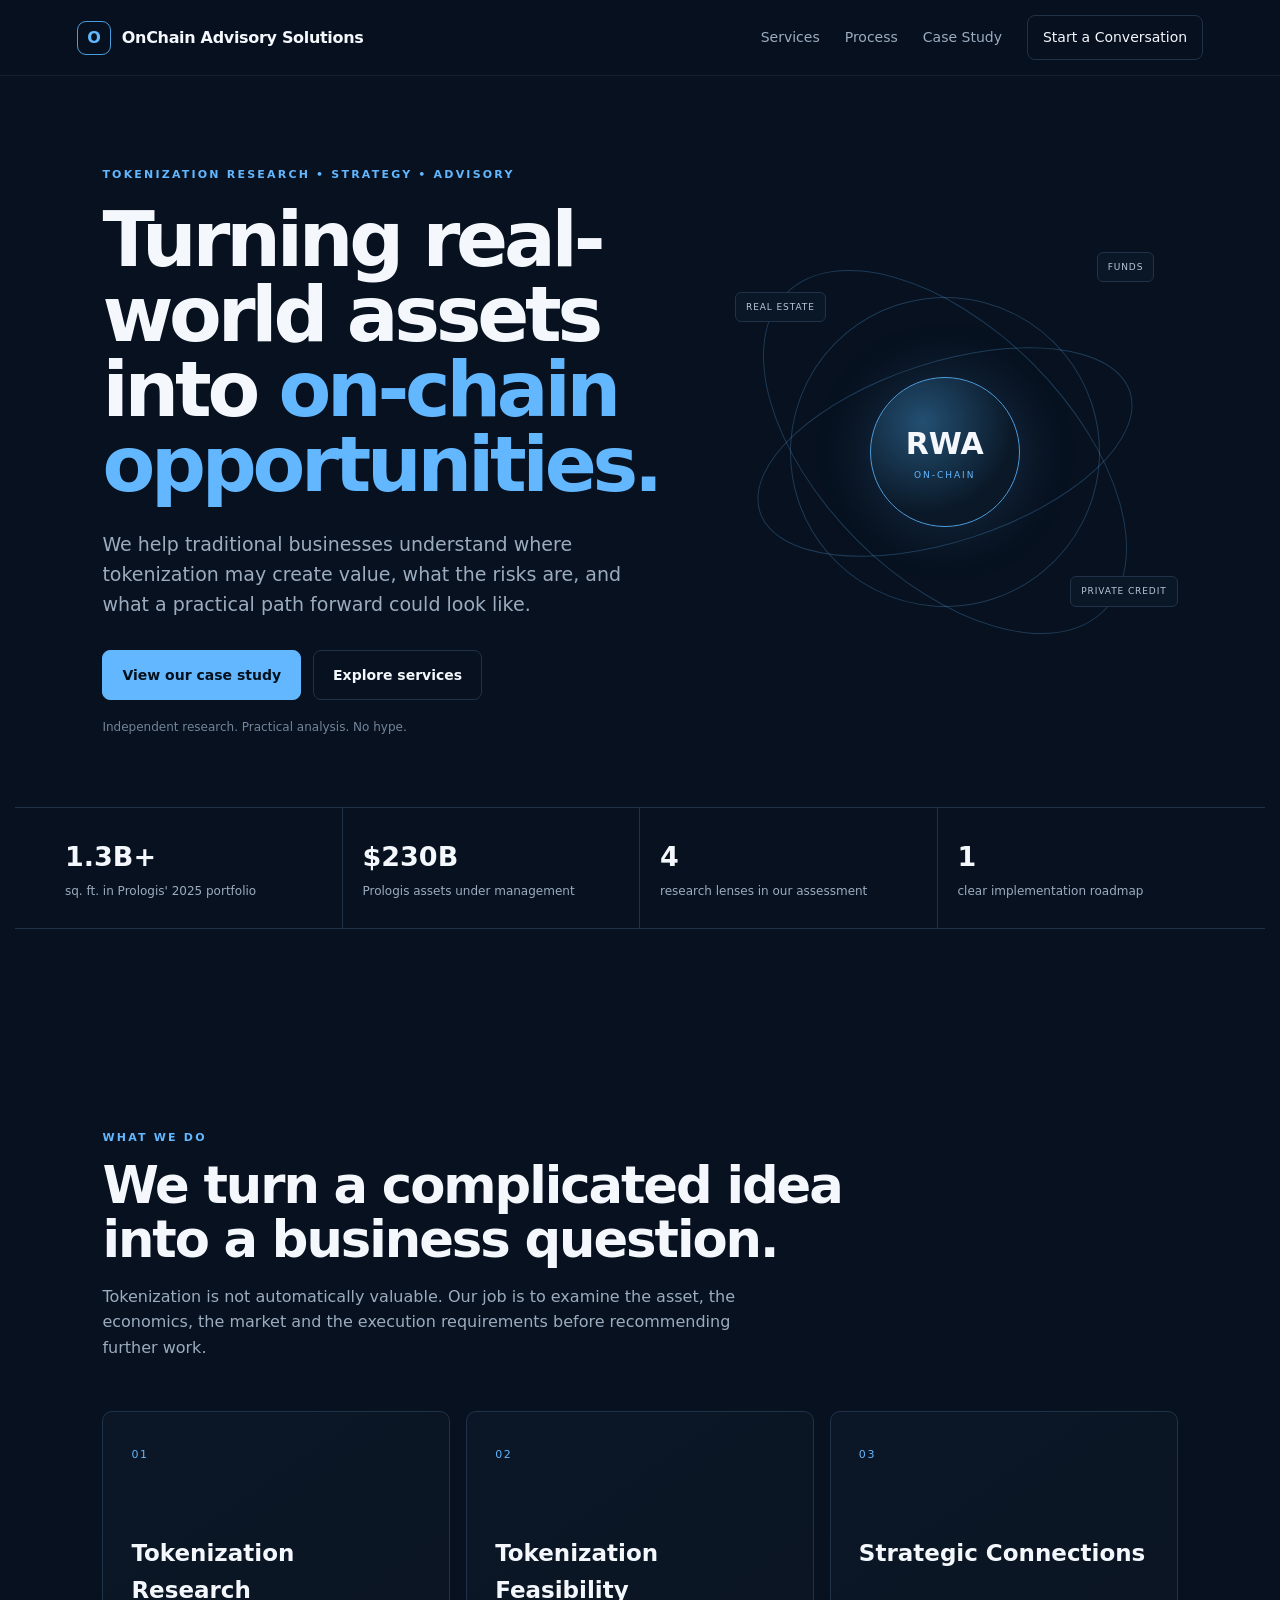
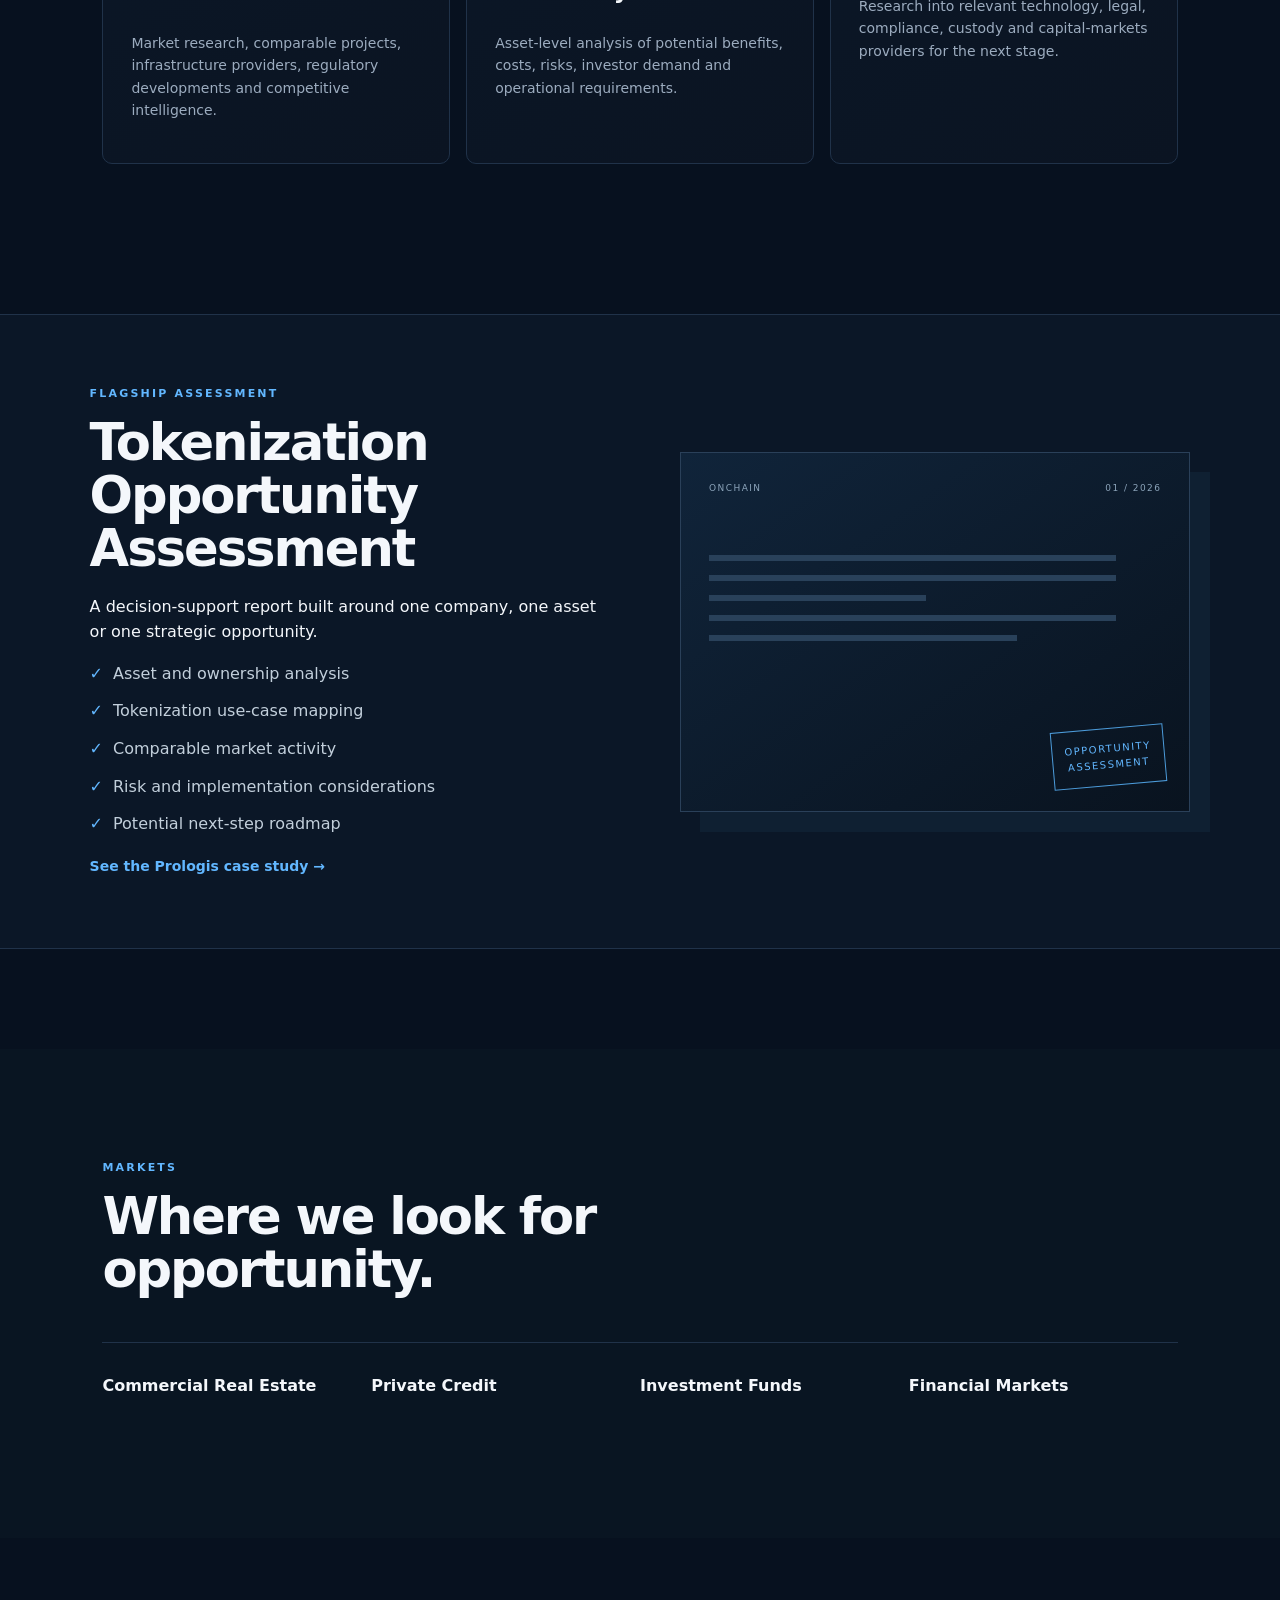
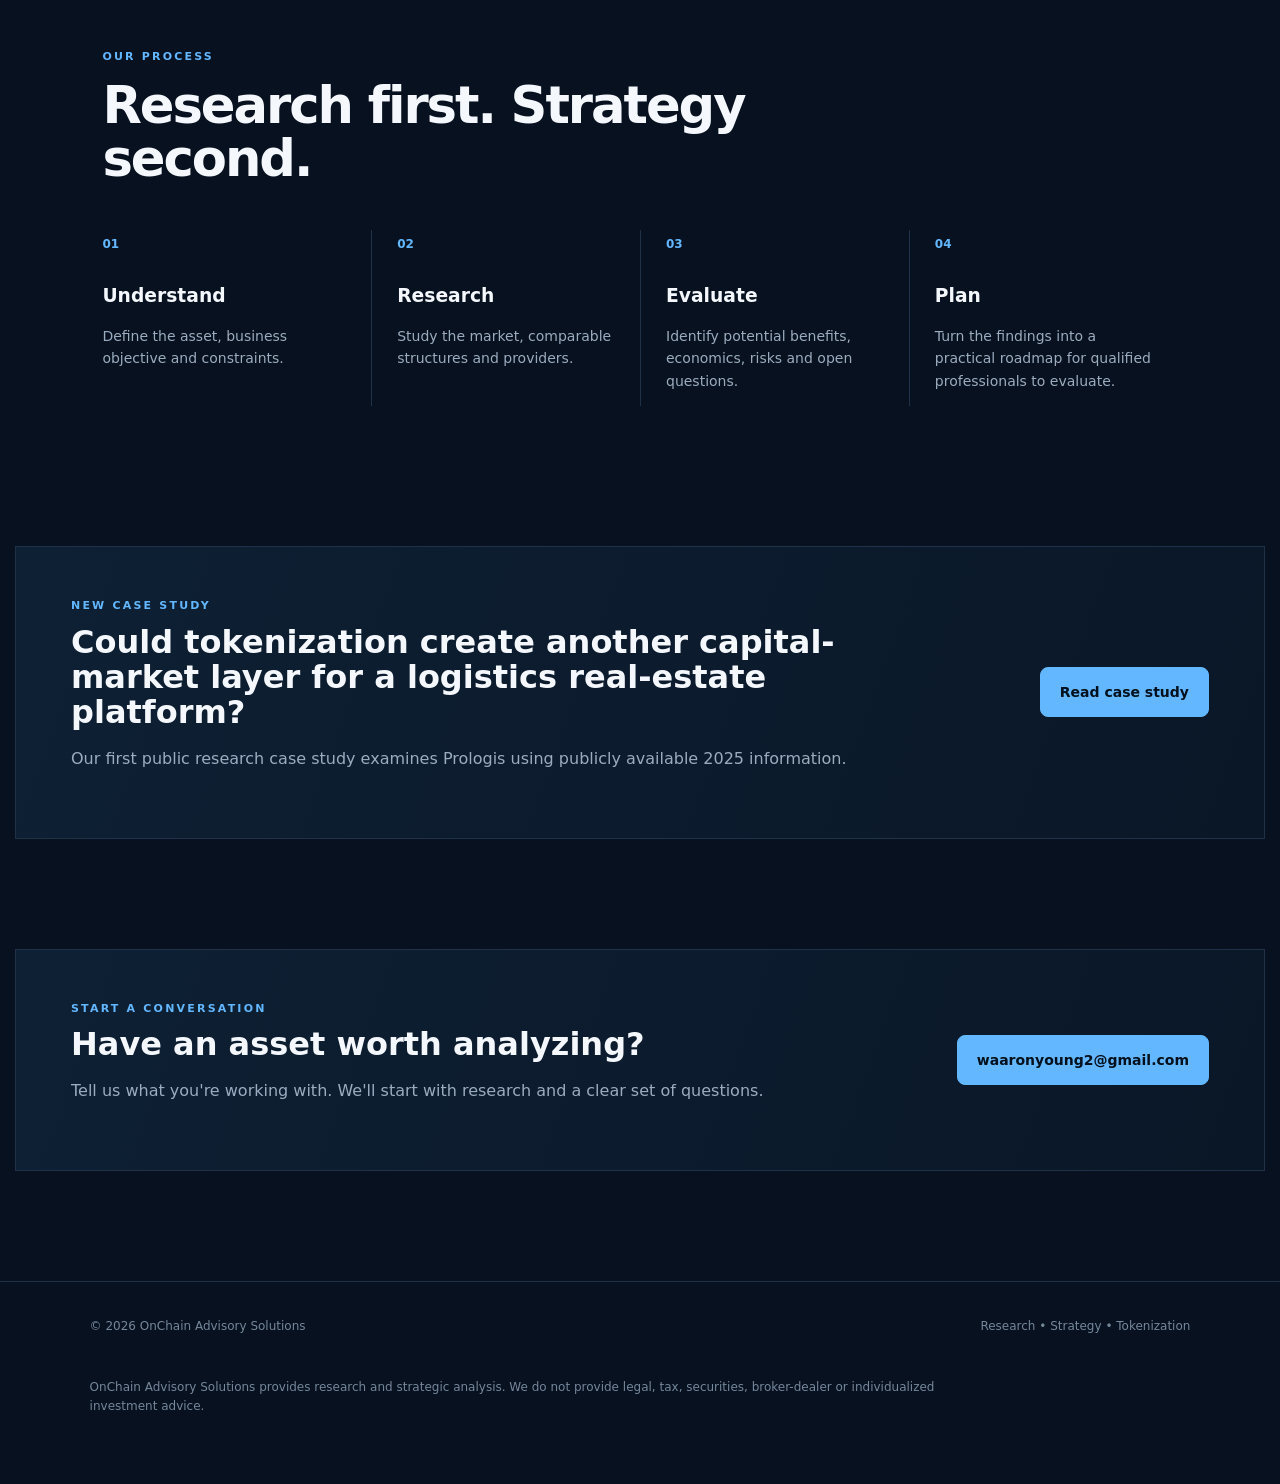
<file: index.html>
<!DOCTYPE html>
<html lang="en">
<head>
  <meta charset="UTF-8">
  <meta name="viewport" content="width=device-width, initial-scale=1.0">
  <title>OnChain Advisory Solutions | Tokenization Strategy</title>
  <meta name="description" content="OnChain Advisory Solutions researches tokenization opportunities for real-world assets and traditional businesses.">
  <link rel="stylesheet" href="styles.css">
</head>
<body>
<header class="site-header">
  <a class="brand" href="index.html"><span class="brand-mark">O</span><span>OnChain Advisory Solutions</span></a>
  <nav>
    <a href="#services">Services</a>
    <a href="#process">Process</a>
    <a href="case-study.html">Case Study</a>
    <a href="#contact" class="nav-cta">Start a Conversation</a>
  </nav>
</header>

<main>
  <section class="hero">
    <div class="hero-copy reveal">
      <div class="eyebrow">TOKENIZATION RESEARCH • STRATEGY • ADVISORY</div>
      <h1>Turning real-world assets into <span>on-chain opportunities.</span></h1>
      <p>We help traditional businesses understand where tokenization may create value, what the risks are, and what a practical path forward could look like.</p>
      <div class="hero-actions">
        <a class="button primary" href="case-study.html">View our case study</a>
        <a class="button secondary" href="#services">Explore services</a>
      </div>
      <div class="hero-note">Independent research. Practical analysis. No hype.</div>
    </div>
    <div class="hero-visual reveal">
      <div class="orbit orbit-one"></div><div class="orbit orbit-two"></div><div class="orbit orbit-three"></div>
      <div class="core"><strong>RWA</strong><small>ON-CHAIN</small></div>
      <div class="node node-a">REAL ESTATE</div><div class="node node-b">PRIVATE CREDIT</div><div class="node node-c">FUNDS</div>
    </div>
  </section>

  <section class="stats reveal">
    <div><strong>1.3B+</strong><span>sq. ft. in Prologis' 2025 portfolio</span></div>
    <div><strong>$230B</strong><span>Prologis assets under management</span></div>
    <div><strong>4</strong><span>research lenses in our assessment</span></div>
    <div><strong>1</strong><span>clear implementation roadmap</span></div>
  </section>

  <section id="services" class="section">
    <div class="section-heading reveal"><div class="eyebrow">WHAT WE DO</div><h2>We turn a complicated idea into a business question.</h2><p>Tokenization is not automatically valuable. Our job is to examine the asset, the economics, the market and the execution requirements before recommending further work.</p></div>
    <div class="cards">
      <article class="card reveal"><span class="card-number">01</span><h3>Tokenization Research</h3><p>Market research, comparable projects, infrastructure providers, regulatory developments and competitive intelligence.</p></article>
      <article class="card reveal"><span class="card-number">02</span><h3>Tokenization Feasibility</h3><p>Asset-level analysis of potential benefits, costs, risks, investor demand and operational requirements.</p></article>
      <article class="card reveal"><span class="card-number">03</span><h3>Strategic Connections</h3><p>Research into relevant technology, legal, compliance, custody and capital-markets providers for the next stage.</p></article>
    </div>
  </section>

  <section class="feature-section">
    <div class="feature-copy reveal"><div class="eyebrow">FLAGSHIP ASSESSMENT</div><h2>Tokenization Opportunity Assessment</h2><p>A decision-support report built around one company, one asset or one strategic opportunity.</p><ul><li>Asset and ownership analysis</li><li>Tokenization use-case mapping</li><li>Comparable market activity</li><li>Risk and implementation considerations</li><li>Potential next-step roadmap</li></ul><a class="text-link" href="case-study.html">See the Prologis case study →</a></div>
    <div class="report-card reveal"><div class="report-top"><span>ONCHAIN</span><span>01 / 2026</span></div><div class="report-lines"><i></i><i></i><i class="short"></i><i></i><i class="medium"></i></div><div class="report-stamp">OPPORTUNITY<br>ASSESSMENT</div></div>
  </section>

  <section class="section muted">
    <div class="section-heading reveal"><div class="eyebrow">MARKETS</div><h2>Where we look for opportunity.</h2></div>
    <div class="market-grid"><div>Commercial Real Estate</div><div>Private Credit</div><div>Investment Funds</div><div>Financial Markets</div></div>
  </section>

  <section id="process" class="section">
    <div class="section-heading reveal"><div class="eyebrow">OUR PROCESS</div><h2>Research first. Strategy second.</h2></div>
    <div class="process-grid">
      <div class="process-step reveal"><b>01</b><h3>Understand</h3><p>Define the asset, business objective and constraints.</p></div>
      <div class="process-step reveal"><b>02</b><h3>Research</h3><p>Study the market, comparable structures and providers.</p></div>
      <div class="process-step reveal"><b>03</b><h3>Evaluate</h3><p>Identify potential benefits, economics, risks and open questions.</p></div>
      <div class="process-step reveal"><b>04</b><h3>Plan</h3><p>Turn the findings into a practical roadmap for qualified professionals to evaluate.</p></div>
    </div>
  </section>

  <section class="case-banner reveal"><div><div class="eyebrow">NEW CASE STUDY</div><h2>Could tokenization create another capital-market layer for a logistics real-estate platform?</h2><p>Our first public research case study examines Prologis using publicly available 2025 information.</p></div><a class="button primary" href="case-study.html">Read case study</a></section>

  <section id="contact" class="contact-section reveal"><div><div class="eyebrow">START A CONVERSATION</div><h2>Have an asset worth analyzing?</h2><p>Tell us what you're working with. We'll start with research and a clear set of questions.</p></div><a class="button primary" href="mailto:waaronyoung2@gmail.com?subject=Tokenization%20Opportunity%20Inquiry">waaronyoung2@gmail.com</a></section>
</main>

<footer><div>© 2026 OnChain Advisory Solutions</div><div>Research • Strategy • Tokenization</div><p>OnChain Advisory Solutions provides research and strategic analysis. We do not provide legal, tax, securities, broker-dealer or individualized investment advice.</p></footer>
<script src="script.js"></script>
</body>
</html>
</file>
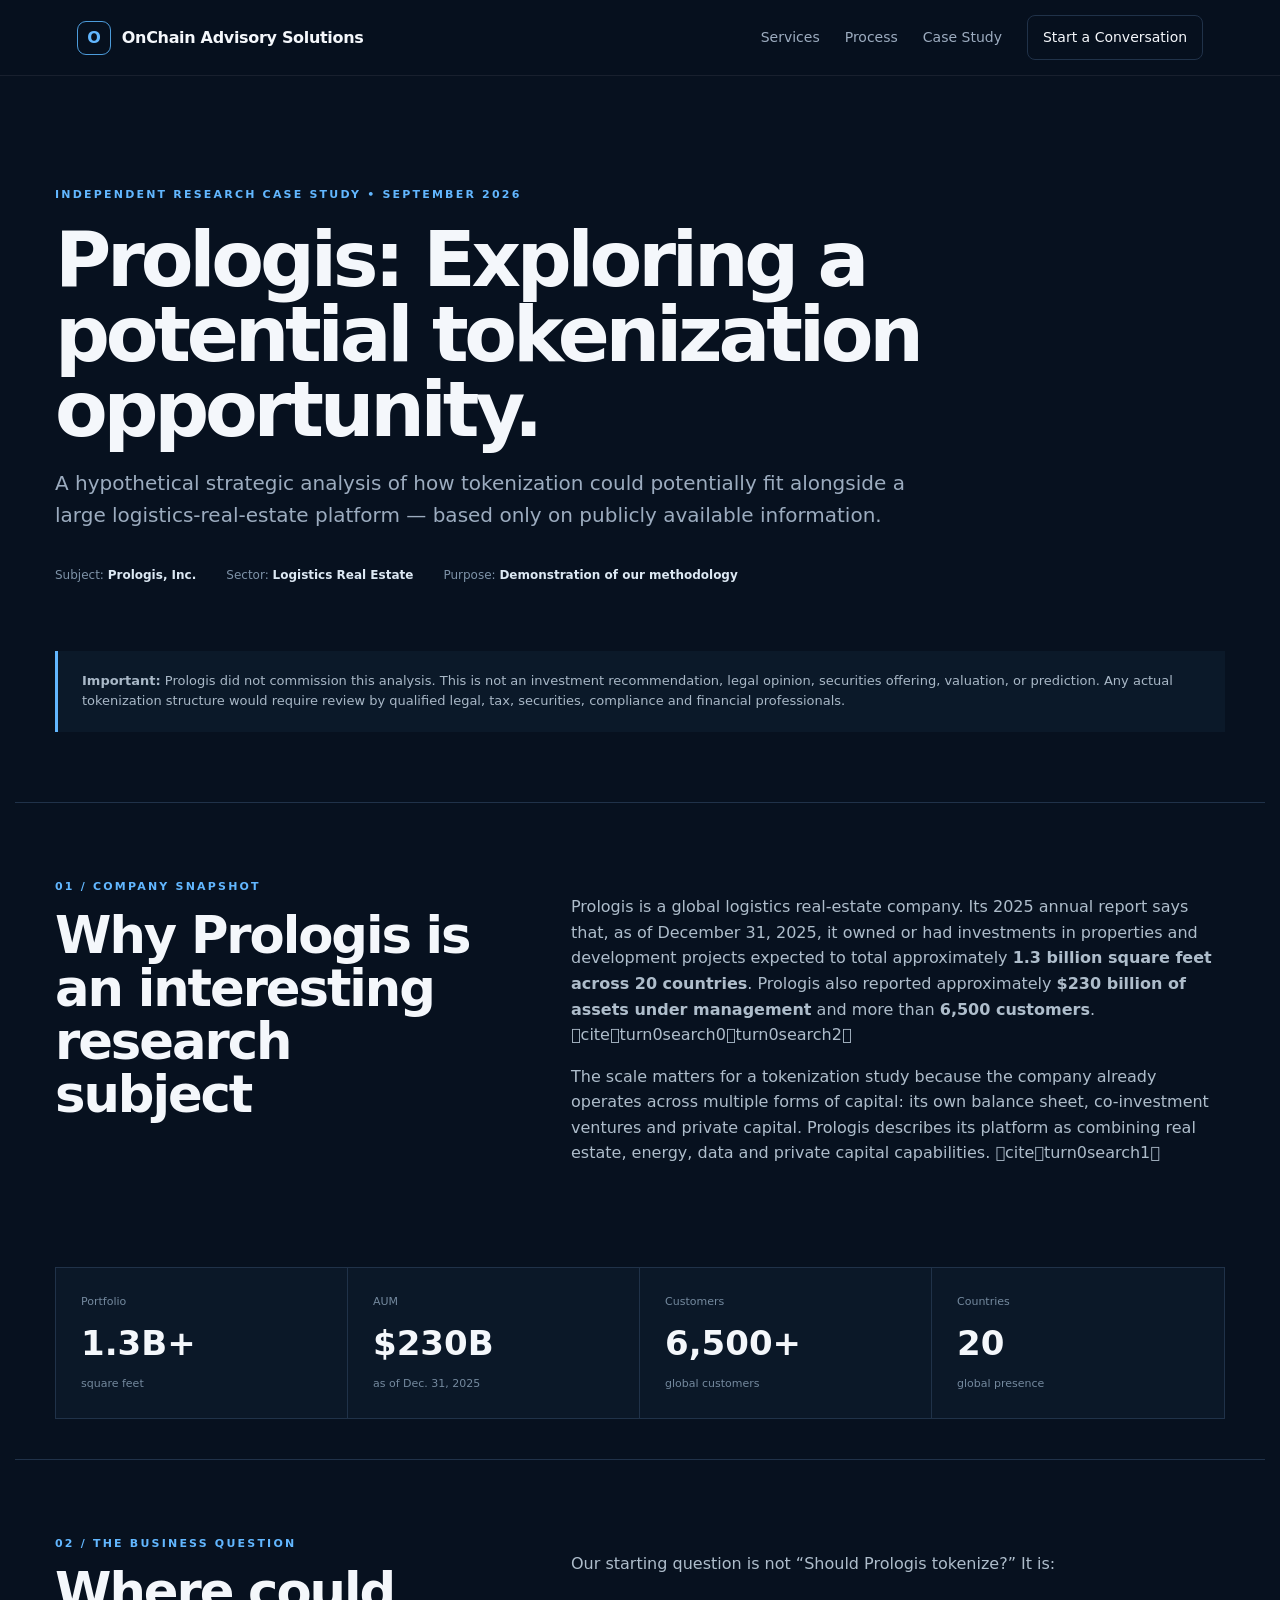
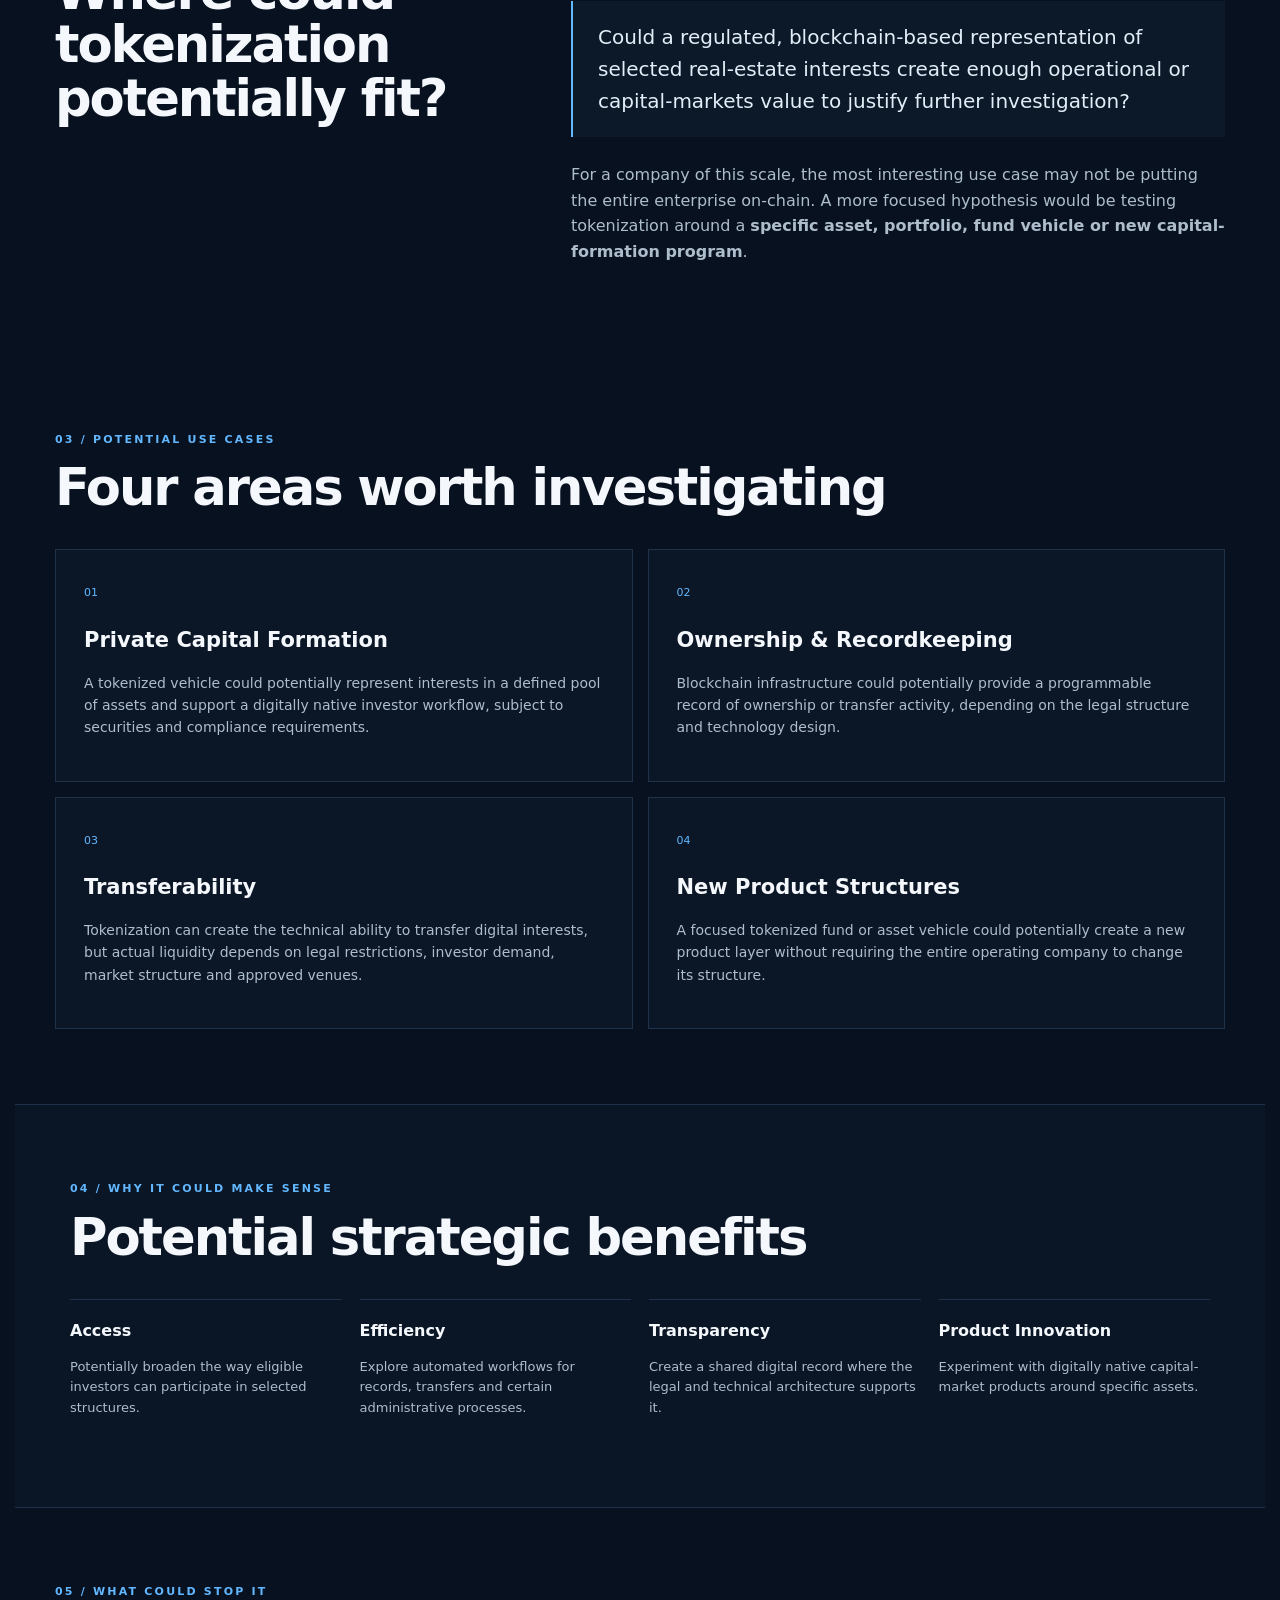
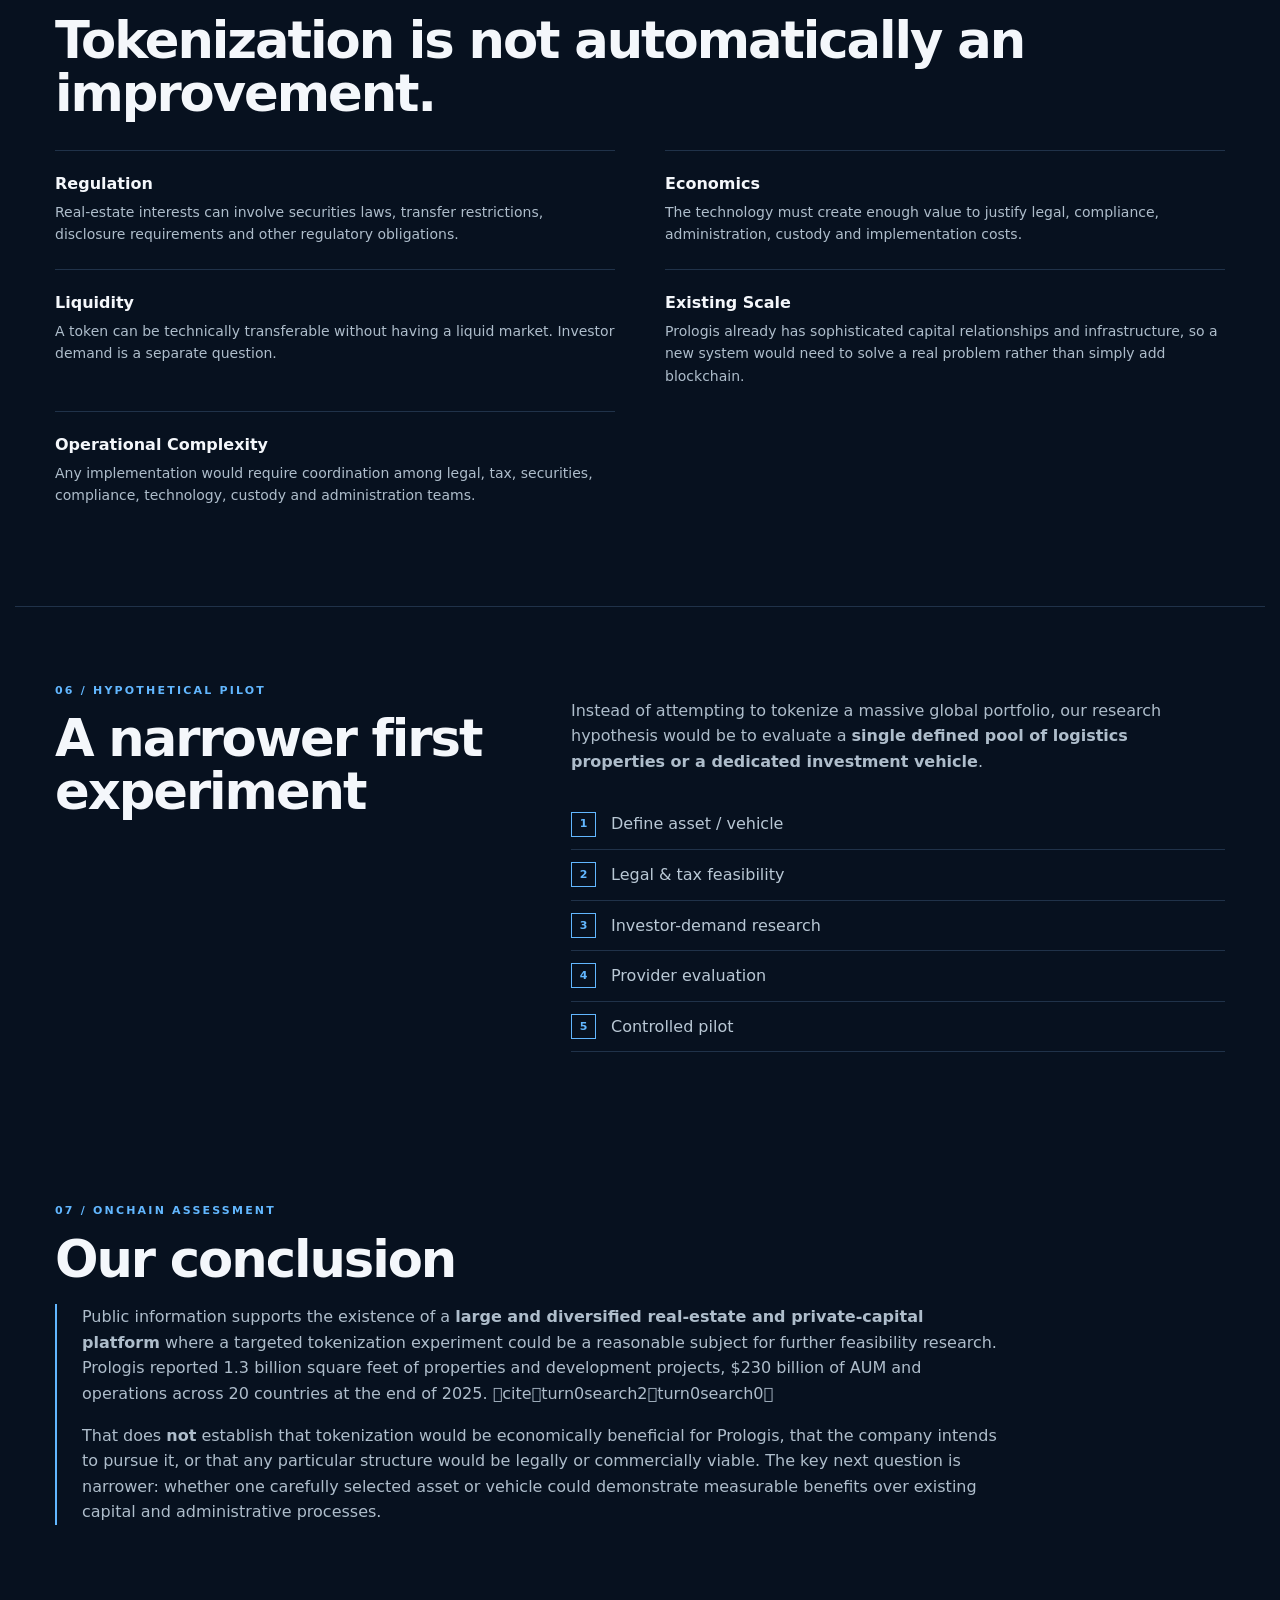
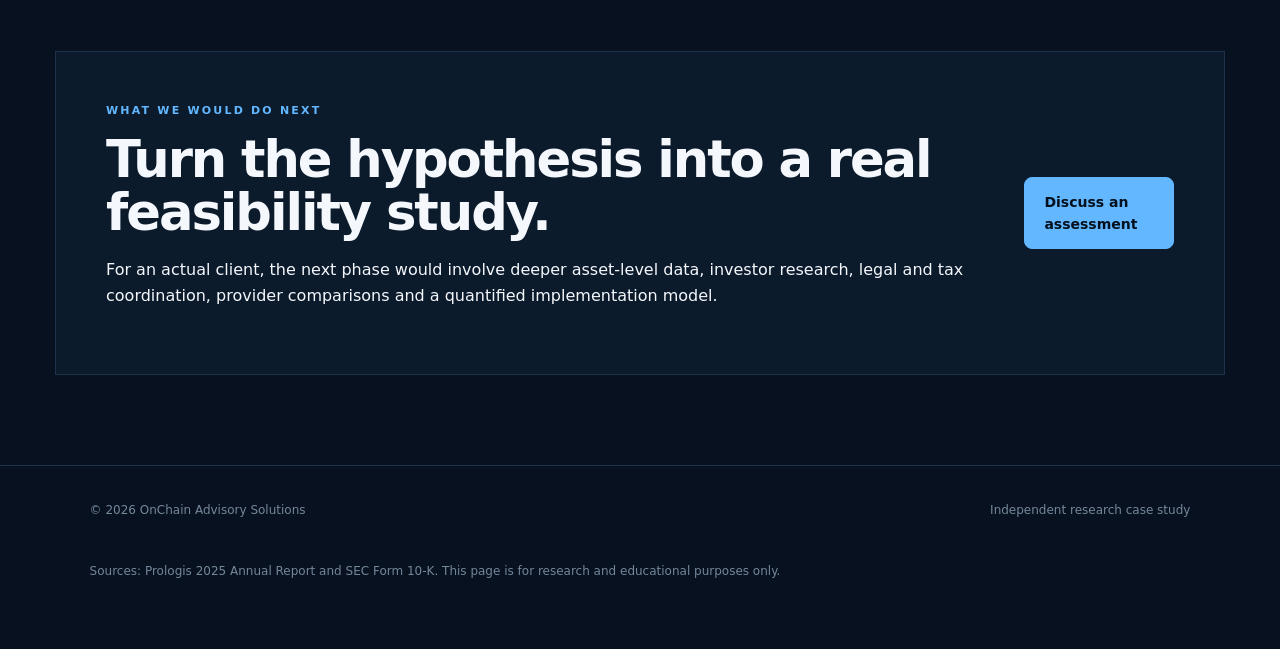
<file: case-study.html>
<!DOCTYPE html>
<html lang="en">
<head>
  <meta charset="UTF-8"><meta name="viewport" content="width=device-width, initial-scale=1.0">
  <title>Case Study | Prologis Tokenization Opportunity</title>
  <meta name="description" content="Independent OnChain Advisory Solutions case study exploring a hypothetical tokenization opportunity for Prologis based on public information.">
  <link rel="stylesheet" href="styles.css">
</head>
<body>
<header class="site-header">
  <a class="brand" href="index.html"><span class="brand-mark">O</span><span>OnChain Advisory Solutions</span></a>
  <nav><a href="index.html#services">Services</a><a href="index.html#process">Process</a><a href="case-study.html">Case Study</a><a href="index.html#contact" class="nav-cta">Start a Conversation</a></nav>
</header>

<main class="case-page">
  <section class="case-hero">
    <div class="eyebrow">INDEPENDENT RESEARCH CASE STUDY • SEPTEMBER 2026</div>
    <h1>Prologis: Exploring a potential tokenization opportunity.</h1>
    <p class="lead">A hypothetical strategic analysis of how tokenization could potentially fit alongside a large logistics-real-estate platform — based only on publicly available information.</p>
    <div class="case-meta"><span>Subject: <strong>Prologis, Inc.</strong></span><span>Sector: <strong>Logistics Real Estate</strong></span><span>Purpose: <strong>Demonstration of our methodology</strong></span></div>
  </section>

  <section class="case-disclaimer"><strong>Important:</strong> Prologis did not commission this analysis. This is not an investment recommendation, legal opinion, securities offering, valuation, or prediction. Any actual tokenization structure would require review by qualified legal, tax, securities, compliance and financial professionals.</section>

  <section class="case-section two-col">
    <div><div class="eyebrow">01 / COMPANY SNAPSHOT</div><h2>Why Prologis is an interesting research subject</h2></div>
    <div><p>Prologis is a global logistics real-estate company. Its 2025 annual report says that, as of December 31, 2025, it owned or had investments in properties and development projects expected to total approximately <strong>1.3 billion square feet across 20 countries</strong>. Prologis also reported approximately <strong>$230 billion of assets under management</strong> and more than <strong>6,500 customers</strong>. citeturn0search0turn0search2</p><p>The scale matters for a tokenization study because the company already operates across multiple forms of capital: its own balance sheet, co-investment ventures and private capital. Prologis describes its platform as combining real estate, energy, data and private capital capabilities. citeturn0search1</p></div>
  </section>

  <section class="metric-panel">
    <div><span>Portfolio</span><strong>1.3B+</strong><small>square feet</small></div>
    <div><span>AUM</span><strong>$230B</strong><small>as of Dec. 31, 2025</small></div>
    <div><span>Customers</span><strong>6,500+</strong><small>global customers</small></div>
    <div><span>Countries</span><strong>20</strong><small>global presence</small></div>
  </section>

  <section class="case-section two-col">
    <div><div class="eyebrow">02 / THE BUSINESS QUESTION</div><h2>Where could tokenization potentially fit?</h2></div>
    <div><p>Our starting question is not “Should Prologis tokenize?” It is:</p><blockquote>Could a regulated, blockchain-based representation of selected real-estate interests create enough operational or capital-markets value to justify further investigation?</blockquote><p>For a company of this scale, the most interesting use case may not be putting the entire enterprise on-chain. A more focused hypothesis would be testing tokenization around a <strong>specific asset, portfolio, fund vehicle or new capital-formation program</strong>.</p></div>
  </section>

  <section class="case-section">
    <div class="eyebrow">03 / POTENTIAL USE CASES</div><h2>Four areas worth investigating</h2>
    <div class="analysis-grid">
      <article><span>01</span><h3>Private Capital Formation</h3><p>A tokenized vehicle could potentially represent interests in a defined pool of assets and support a digitally native investor workflow, subject to securities and compliance requirements.</p></article>
      <article><span>02</span><h3>Ownership & Recordkeeping</h3><p>Blockchain infrastructure could potentially provide a programmable record of ownership or transfer activity, depending on the legal structure and technology design.</p></article>
      <article><span>03</span><h3>Transferability</h3><p>Tokenization can create the technical ability to transfer digital interests, but actual liquidity depends on legal restrictions, investor demand, market structure and approved venues.</p></article>
      <article><span>04</span><h3>New Product Structures</h3><p>A focused tokenized fund or asset vehicle could potentially create a new product layer without requiring the entire operating company to change its structure.</p></article>
    </div>
  </section>

  <section class="case-section dark-panel">
    <div class="eyebrow">04 / WHY IT COULD MAKE SENSE</div><h2>Potential strategic benefits</h2>
    <div class="benefit-grid"><div><b>Access</b><p>Potentially broaden the way eligible investors can participate in selected structures.</p></div><div><b>Efficiency</b><p>Explore automated workflows for records, transfers and certain administrative processes.</p></div><div><b>Transparency</b><p>Create a shared digital record where the legal and technical architecture supports it.</p></div><div><b>Product Innovation</b><p>Experiment with digitally native capital-market products around specific assets.</p></div></div>
  </section>

  <section class="case-section">
    <div class="eyebrow">05 / WHAT COULD STOP IT</div><h2>Tokenization is not automatically an improvement.</h2>
    <div class="risk-list">
      <div><strong>Regulation</strong><p>Real-estate interests can involve securities laws, transfer restrictions, disclosure requirements and other regulatory obligations.</p></div>
      <div><strong>Economics</strong><p>The technology must create enough value to justify legal, compliance, administration, custody and implementation costs.</p></div>
      <div><strong>Liquidity</strong><p>A token can be technically transferable without having a liquid market. Investor demand is a separate question.</p></div>
      <div><strong>Existing Scale</strong><p>Prologis already has sophisticated capital relationships and infrastructure, so a new system would need to solve a real problem rather than simply add blockchain.</p></div>
      <div><strong>Operational Complexity</strong><p>Any implementation would require coordination among legal, tax, securities, compliance, technology, custody and administration teams.</p></div>
    </div>
  </section>

  <section class="case-section two-col">
    <div><div class="eyebrow">06 / HYPOTHETICAL PILOT</div><h2>A narrower first experiment</h2></div>
    <div><p>Instead of attempting to tokenize a massive global portfolio, our research hypothesis would be to evaluate a <strong>single defined pool of logistics properties or a dedicated investment vehicle</strong>.</p><div class="roadmap"><div><b>1</b><span>Define asset / vehicle</span></div><div><b>2</b><span>Legal & tax feasibility</span></div><div><b>3</b><span>Investor-demand research</span></div><div><b>4</b><span>Provider evaluation</span></div><div><b>5</b><span>Controlled pilot</span></div></div></div>
  </section>

  <section class="case-section">
    <div class="eyebrow">07 / ONCHAIN ASSESSMENT</div><h2>Our conclusion</h2>
    <div class="conclusion"><p>Public information supports the existence of a <strong>large and diversified real-estate and private-capital platform</strong> where a targeted tokenization experiment could be a reasonable subject for further feasibility research. Prologis reported 1.3 billion square feet of properties and development projects, $230 billion of AUM and operations across 20 countries at the end of 2025. citeturn0search2turn0search0</p><p>That does <strong>not</strong> establish that tokenization would be economically beneficial for Prologis, that the company intends to pursue it, or that any particular structure would be legally or commercially viable. The key next question is narrower: whether one carefully selected asset or vehicle could demonstrate measurable benefits over existing capital and administrative processes.</p></div>
  </section>

  <section class="next-step"><div><div class="eyebrow">WHAT WE WOULD DO NEXT</div><h2>Turn the hypothesis into a real feasibility study.</h2><p>For an actual client, the next phase would involve deeper asset-level data, investor research, legal and tax coordination, provider comparisons and a quantified implementation model.</p></div><a class="button primary" href="mailto:waaronyoung2@gmail.com?subject=Tokenization%20Assessment">Discuss an assessment</a></section>
</main>

<footer><div>© 2026 OnChain Advisory Solutions</div><div>Independent research case study</div><p>Sources: Prologis 2025 Annual Report and SEC Form 10-K. This page is for research and educational purposes only.</p></footer>
<script src="script.js"></script>
</body>
</html>
</file>
<file: styles.css>
:root{--bg:#07111f;--panel:#0d1a2b;--panel2:#101f33;--text:#f4f7fb;--muted:#9cacbf;--line:#203249;--accent:#62b7ff;--accent2:#9cddff;--white:#fff}*{box-sizing:border-box}html{scroll-behavior:smooth}body{margin:0;background:var(--bg);color:var(--text);font-family:Inter,ui-sans-serif,system-ui,-apple-system,BlinkMacSystemFont,"Segoe UI",sans-serif;line-height:1.6}a{color:inherit;text-decoration:none}.site-header{height:76px;display:flex;align-items:center;justify-content:space-between;padding:0 6vw;border-bottom:1px solid rgba(255,255,255,.07);position:sticky;top:0;background:rgba(7,17,31,.88);backdrop-filter:blur(14px);z-index:20}.brand{display:flex;align-items:center;gap:11px;font-weight:700;letter-spacing:-.02em}.brand-mark{width:34px;height:34px;display:grid;place-items:center;border:1px solid #4c9cdb;border-radius:9px;color:var(--accent);font-weight:800}.site-header nav{display:flex;gap:25px;align-items:center;font-size:14px;color:var(--muted)}.site-header nav a:hover{color:var(--text)}.nav-cta{padding:10px 15px;border:1px solid var(--line);border-radius:8px;color:var(--text)!important}.hero{min-height:720px;display:grid;grid-template-columns:1.1fr .9fr;align-items:center;gap:40px;padding:90px 8vw 70px;max-width:1500px;margin:auto}.eyebrow{font-size:11px;letter-spacing:.2em;color:var(--accent);font-weight:800}.hero h1{font-size:clamp(48px,6vw,84px);line-height:.98;letter-spacing:-.055em;max-width:850px;margin:18px 0 26px}.hero h1 span{color:var(--accent)}.hero-copy>p{font-size:19px;color:var(--muted);max-width:680px}.hero-actions{display:flex;gap:12px;margin-top:30px;flex-wrap:wrap}.button{display:inline-flex;align-items:center;justify-content:center;padding:13px 19px;border-radius:8px;font-weight:700;font-size:14px;border:1px solid var(--line)}.button.primary{background:var(--accent);color:#04101d;border-color:var(--accent)}.button.secondary{color:var(--text)}.hero-note{margin-top:18px;font-size:12px;color:#73859a}.hero-visual{height:500px;position:relative;display:grid;place-items:center}.orbit{position:absolute;border:1px solid rgba(98,183,255,.25);border-radius:50%;transform:rotate(-18deg)}.orbit-one{width:390px;height:180px}.orbit-two{width:310px;height:310px}.orbit-three{width:450px;height:250px;transform:rotate(45deg)}.core{width:150px;height:150px;border-radius:50%;background:radial-gradient(circle at 35% 30%,#234f72,#0a1827 65%);border:1px solid #4c9cdb;box-shadow:0 0 60px rgba(98,183,255,.18);display:grid;place-content:center;text-align:center;z-index:2}.core strong{font-size:30px}.core small{font-size:9px;letter-spacing:.22em;color:var(--accent)}.node{position:absolute;padding:7px 10px;border:1px solid var(--line);background:#0a1727;border-radius:6px;font-size:9px;letter-spacing:.1em;color:#b8c8d8}.node-a{top:18%;left:5%}.node-b{bottom:19%;right:0}.node-c{top:10%;right:5%}.stats{max-width:1250px;margin:0 auto 90px;padding:0 30px;display:grid;grid-template-columns:repeat(4,1fr);border-top:1px solid var(--line);border-bottom:1px solid var(--line)}.stats div{padding:27px 20px;border-right:1px solid var(--line)}.stats div:last-child{border:0}.stats strong{display:block;font-size:27px}.stats span{display:block;color:var(--muted);font-size:12px;margin-top:3px}.section{padding:110px 8vw;max-width:1500px;margin:auto}.section-heading{max-width:800px}.section-heading h2,.feature-copy h2,.case-section h2,.next-step h2{font-size:clamp(34px,4vw,58px);line-height:1.04;letter-spacing:-.04em;margin:13px 0 18px}.section-heading p{color:var(--muted);max-width:680px}.cards{display:grid;grid-template-columns:repeat(3,1fr);gap:16px;margin-top:50px}.card{min-height:270px;padding:28px;border:1px solid var(--line);background:linear-gradient(145deg,#0b1727,#0b1422);border-radius:10px}.card-number{color:var(--accent);font-size:11px;letter-spacing:.15em}.card h3{font-size:23px;margin-top:70px}.card p{color:var(--muted);font-size:14px}.feature-section{max-width:1300px;margin:40px auto 100px;padding:70px 7vw;display:grid;grid-template-columns:1fr 1fr;gap:80px;align-items:center;background:#0b1727;border-top:1px solid var(--line);border-bottom:1px solid var(--line)}.feature-copy ul{padding:0;list-style:none;color:#c2cfdb}.feature-copy li{margin:12px 0}.feature-copy li:before{content:"✓";color:var(--accent);margin-right:10px}.text-link{color:var(--accent);font-weight:700;font-size:14px}.report-card{height:360px;border:1px solid #2a4059;background:linear-gradient(145deg,#10243a,#09131f);padding:28px;position:relative;box-shadow:20px 20px 0 rgba(98,183,255,.05)}.report-top{display:flex;justify-content:space-between;font-size:9px;letter-spacing:.16em;color:#8ca4ba}.report-lines{margin-top:60px}.report-lines i{display:block;height:6px;background:#29415a;margin:14px 0;width:90%}.report-lines .short{width:48%}.report-lines .medium{width:68%}.report-stamp{position:absolute;right:25px;bottom:25px;border:1px solid #4c9cdb;color:var(--accent);font-size:10px;letter-spacing:.15em;padding:12px;text-align:center;transform:rotate(-5deg)}.muted{background:#091522;max-width:none}.market-grid{display:grid;grid-template-columns:repeat(4,1fr);margin-top:45px}.market-grid div{padding:30px 0;border-top:1px solid var(--line);font-weight:700}.process-grid{display:grid;grid-template-columns:repeat(4,1fr);margin-top:45px}.process-step{padding:0 25px;border-left:1px solid var(--line)}.process-step:first-child{padding-left:0;border-left:0}.process-step b{color:var(--accent);font-size:12px}.process-step h3{margin:25px 0 8px}.process-step p{color:var(--muted);font-size:14px}.case-banner,.contact-section{max-width:1250px;margin:30px auto 110px;padding:50px 55px;border:1px solid var(--line);background:linear-gradient(110deg,#0e2034,#0a1727);display:flex;justify-content:space-between;align-items:center;gap:30px}.case-banner h2,.contact-section h2{font-size:32px;line-height:1.1;max-width:800px;margin:10px 0}.case-banner p,.contact-section p{color:var(--muted)}footer{padding:35px 7vw 55px;border-top:1px solid var(--line);color:#75879b;font-size:12px;display:flex;justify-content:space-between;gap:30px;flex-wrap:wrap}footer p{width:100%;max-width:850px}.case-page{max-width:1250px;margin:auto}.case-hero{padding:110px 40px 65px}.case-hero h1{font-size:clamp(46px,6vw,78px);line-height:.98;letter-spacing:-.055em;max-width:1000px;margin:18px 0}.lead{font-size:20px;color:var(--muted);max-width:900px}.case-meta{display:flex;gap:30px;flex-wrap:wrap;margin-top:35px;color:#7e93a8;font-size:12px}.case-meta strong{color:#dce8f3}.case-disclaimer{margin:0 40px 70px;padding:20px 24px;border-left:3px solid var(--accent);background:#0b1929;color:#a9b8c7;font-size:13px}.case-section{padding:75px 40px}.two-col{display:grid;grid-template-columns:.8fr 1.2fr;gap:80px;border-top:1px solid var(--line)}.case-section p{color:#aebdcb}.case-section blockquote{margin:25px 0;padding:20px 25px;border-left:2px solid var(--accent);background:#0b1929;font-size:20px;color:#e2edf7}.metric-panel{margin:10px 40px 40px;display:grid;grid-template-columns:repeat(4,1fr);border:1px solid var(--line);background:#0b1828}.metric-panel div{padding:25px;border-right:1px solid var(--line)}.metric-panel div:last-child{border:0}.metric-panel span,.metric-panel small{display:block;color:#74899e;font-size:11px}.metric-panel strong{display:block;font-size:34px;margin:5px 0}.analysis-grid{display:grid;grid-template-columns:repeat(2,1fr);gap:15px;margin-top:35px}.analysis-grid article{padding:28px;border:1px solid var(--line);background:#0b1727}.analysis-grid span{color:var(--accent);font-size:11px}.analysis-grid h3{font-size:21px;margin:20px 0 5px}.analysis-grid p{font-size:14px}.dark-panel{background:#0a1625;border-top:1px solid var(--line);border-bottom:1px solid var(--line);max-width:none;padding-left:max(40px,calc((100vw - 1170px)/2));padding-right:max(40px,calc((100vw - 1170px)/2))}.benefit-grid{display:grid;grid-template-columns:repeat(4,1fr);gap:18px;margin-top:35px}.benefit-grid div{border-top:1px solid var(--line);padding-top:18px}.benefit-grid p{font-size:13px}.risk-list{display:grid;grid-template-columns:repeat(2,1fr);gap:0 50px;margin-top:30px}.risk-list div{padding:20px 0;border-top:1px solid var(--line)}.risk-list p{font-size:14px;margin:4px 0}.roadmap{margin-top:25px}.roadmap div{display:flex;gap:15px;align-items:center;padding:12px 0;border-bottom:1px solid var(--line);color:#b9c8d5}.roadmap b{width:25px;height:25px;border:1px solid var(--accent);display:grid;place-items:center;color:var(--accent);font-size:11px}.conclusion{border-left:2px solid var(--accent);padding-left:25px;max-width:950px}.next-step{margin:35px 40px 90px;padding:50px;border:1px solid var(--line);display:flex;justify-content:space-between;align-items:center;gap:30px;background:#0c1b2c}.reveal{opacity:0;transform:translateY(18px);transition:opacity .7s ease,transform .7s ease}.reveal.visible{opacity:1;transform:none}@media(max-width:900px){.site-header{padding:0 20px}.site-header nav a:not(.nav-cta){display:none}.hero,.feature-section,.two-col{grid-template-columns:1fr}.hero{padding:70px 25px}.hero-visual{height:390px}.stats{grid-template-columns:1fr 1fr;margin:0 20px 60px}.cards,.market-grid,.process-grid,.analysis-grid,.risk-list,.benefit-grid,.metric-panel{grid-template-columns:1fr}.stats div:nth-child(2){border-right:0}.stats div:nth-child(-n+2){border-bottom:1px solid var(--line)}.section{padding:75px 25px}.feature-section{margin:20px 0 70px;padding:55px 25px}.case-banner,.contact-section{margin:20px 25px 70px;padding:35px 25px;display:block}.case-banner .button,.contact-section .button{margin-top:20px}.case-hero{padding:75px 25px 50px}.case-disclaimer,.case-section{margin-left:25px;margin-right:25px;padding-left:0;padding-right:0}.case-disclaimer{margin-left:25px;margin-right:25px}.metric-panel{margin:10px 25px 20px}.metric-panel div{border-right:0;border-bottom:1px solid var(--line)}.metric-panel div:last-child{border-bottom:0}.dark-panel{margin-left:0;margin-right:0;padding-left:25px;padding-right:25px}.next-step{margin:20px 25px 70px;display:block}.case-meta{gap:12px;flex-direction:column}}
</file>
